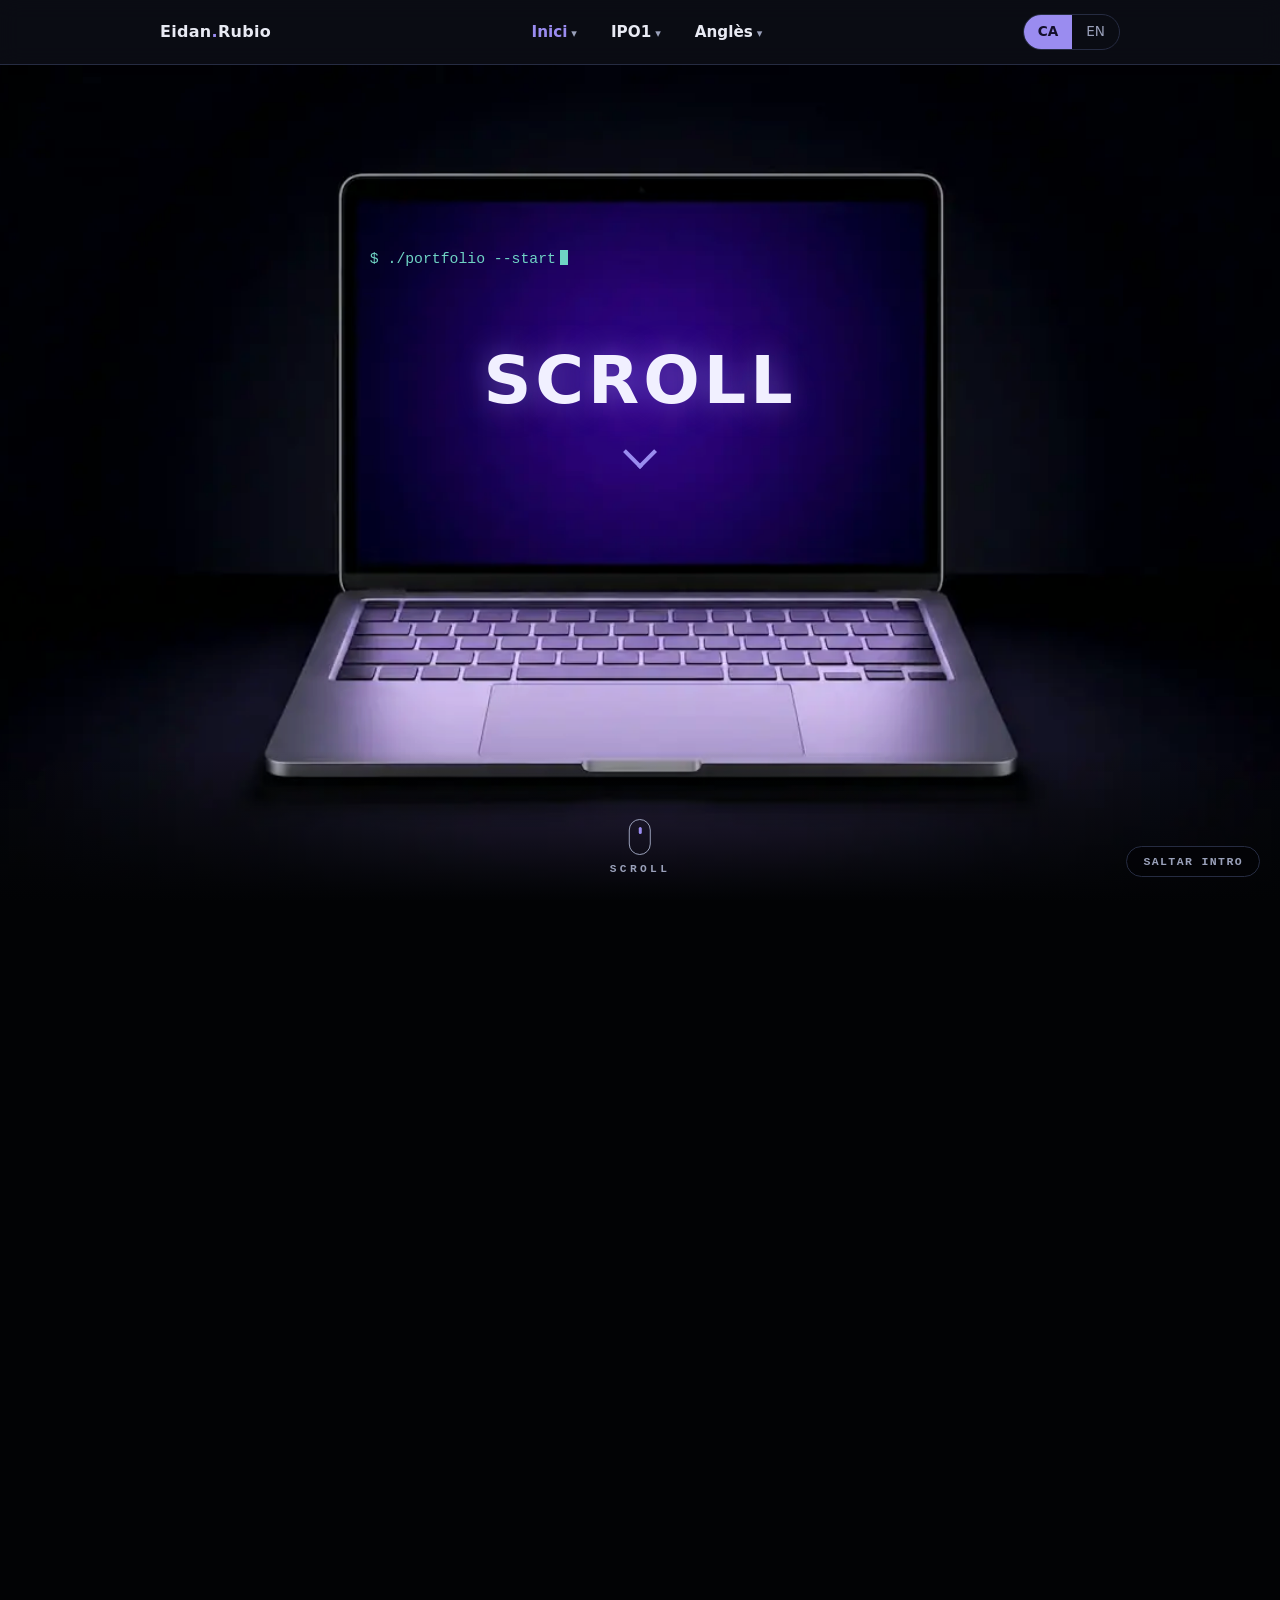
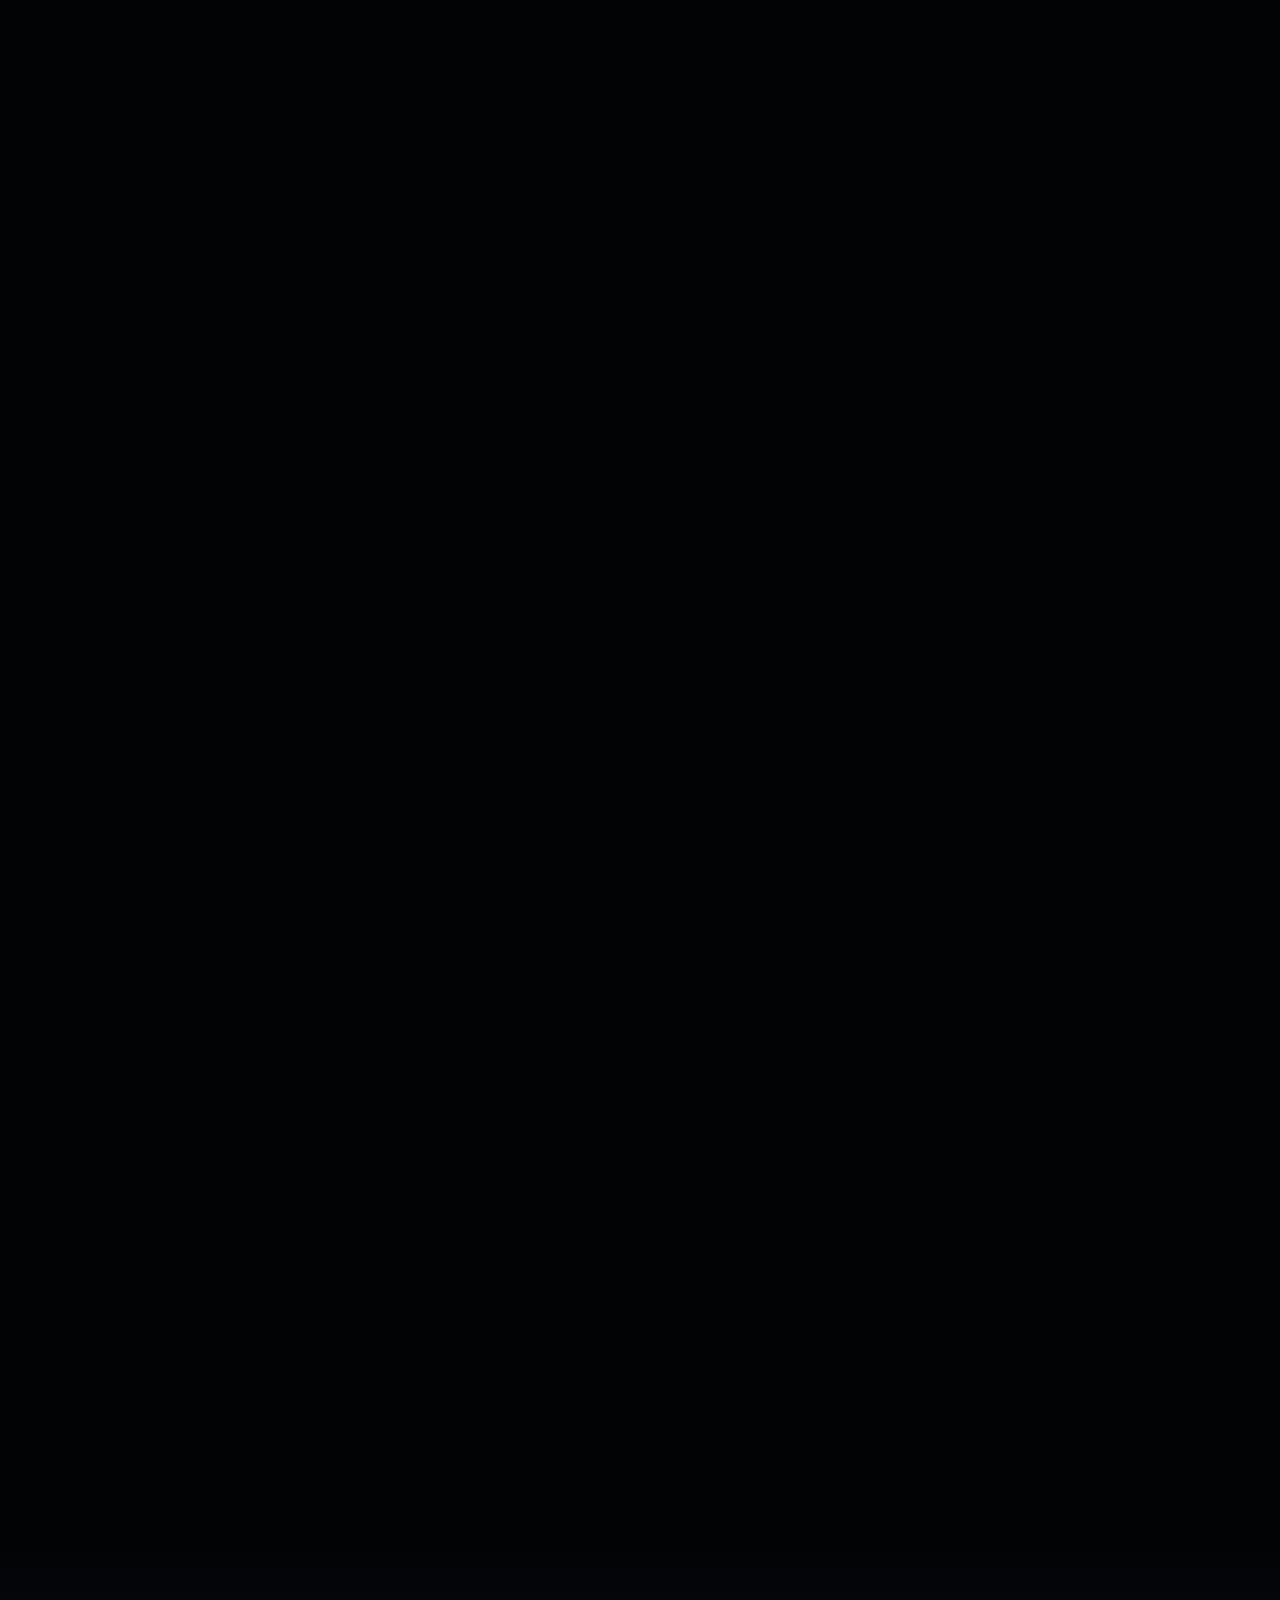
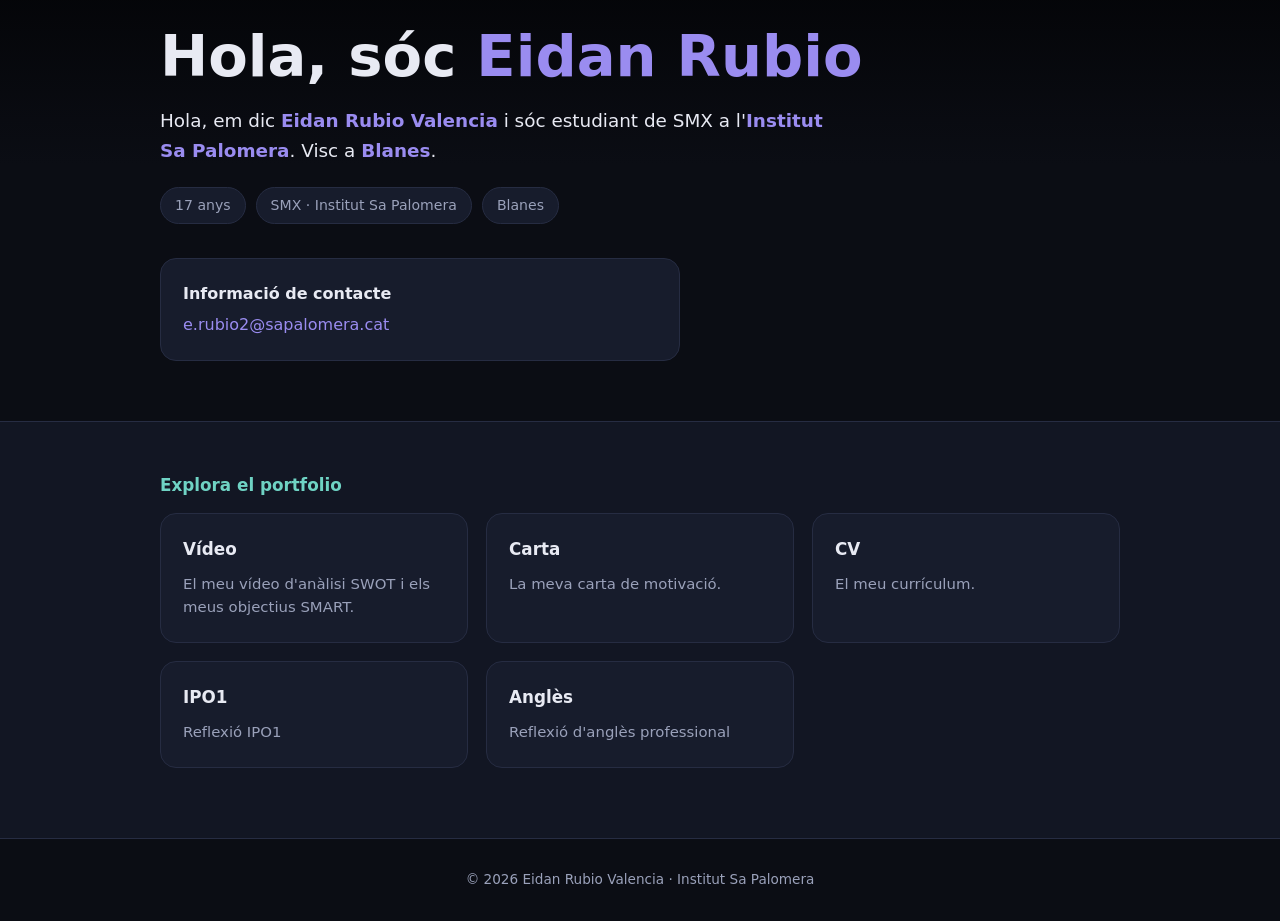
<file: index.html>
<!doctype html>
<html lang="ca" translate="no">
<head>
<meta charset="utf-8">
<meta name="google" content="notranslate">
<meta name="viewport" content="width=device-width, initial-scale=1">
<title>Inici · Eidan Rubio</title>
<meta name="description" content="Portfolio digital IPO1 i Anglès — Eidan Rubio Valencia, SMX, Institut Sa Palomera">
<link rel="stylesheet" href="style.css?v=2">
</head>
<body>
<header>
  <div class="wrap">
    <nav>
      <a class="logo" href="index.html#inici">Eidan<span>.</span>Rubio</a>
      <div class="menu" id="menu">
        <div class="dd">
          <a href="index.html#inici" class="on" data-i18n="n_inici"></a>
          <div class="sub">
            <a href="video.html" data-i18n="n_video"></a>
            <a href="carta.html" data-i18n="n_carta"></a>
            <a href="cv.html">CV</a>
          </div>
        </div>
        <div class="dd">
          <a href="ipo1.html">IPO1</a>
          <div class="sub"><a href="ra1.html">RA1</a><a href="ra2.html">RA2</a><a href="ra3.html">RA3</a><a href="ra4.html">RA4</a><a href="ra5.html">RA5</a></div>
        </div>
        <div class="dd">
          <a href="angles.html" data-i18n="n_angles"></a>
          <div class="sub">
            <a href="evidencies.html" data-i18n="n_evid"></a>
            <a href="formal.html">Formal / Informal</a>
          </div>
        </div>
      </div>
      <div class="right">
        <div class="lang" role="group" aria-label="Language">
          <button data-lang="ca" class="on">CA</button>
          <button data-lang="en">EN</button>
        </div>
        <button class="burger" id="burger" aria-label="Menu">☰</button>
      </div>
    </nav>
  </div>
</header>
<main>
<section id="intro" class="intro" aria-label="Intro">
  <div class="intro-sticky">
    <canvas id="seq" aria-hidden="true"></canvas>
    <div class="intro-screen" aria-hidden="true"><span class="cmd">$ ./portfolio --start</span><b>SCROLL</b><i></i></div>
    <div class="intro-hint"><span class="mouse"></span><span>Scroll</span></div>
    <button class="skip" type="button" data-i18n="skip"></button>
  </div>
</section>
<section id="inici" class="hero"><div class="wrap">
<h1><span data-i18n="hi"></span> <em>Eidan Rubio</em></h1>
<p class="lead" data-i18n-html="intro"></p>
<div class="facts"><span data-i18n="f_age"></span><span data-i18n="f_study"></span><span data-i18n="f_live"></span></div>
<div class="contact"><h3 data-i18n="contact"></h3><a href="mailto:e.rubio2@sapalomera.cat">e.rubio2@sapalomera.cat</a></div>
</div></section>
<section class="explore"><div class="wrap">
<h3 class="group" style="margin-top:0" data-i18n="explore"></h3>
<div class="grid">
<a class="card" href="video.html"><h3 data-i18n="n_video"></h3><p data-i18n="video_desc"></p></a>
<a class="card" href="carta.html"><h3 data-i18n="n_carta"></h3><p data-i18n="carta_desc"></p></a>
<a class="card" href="cv.html"><h3>CV</h3><p data-i18n="cv_desc"></p></a>
<a class="card" href="ipo1.html"><h3>IPO1</h3><p data-i18n="ipo1_t"></p></a>
<a class="card" href="angles.html"><h3 data-i18n="n_angles"></h3><p data-i18n="angles_t"></p></a>
</div></div></section>
</main>
<footer><div class="wrap">© 2026 Eidan Rubio Valencia · Institut Sa Palomera</div></footer>
<script src="script.js?v=2"></script>
<script src="intro.js?v=2"></script>
</body>
</html>
</file>
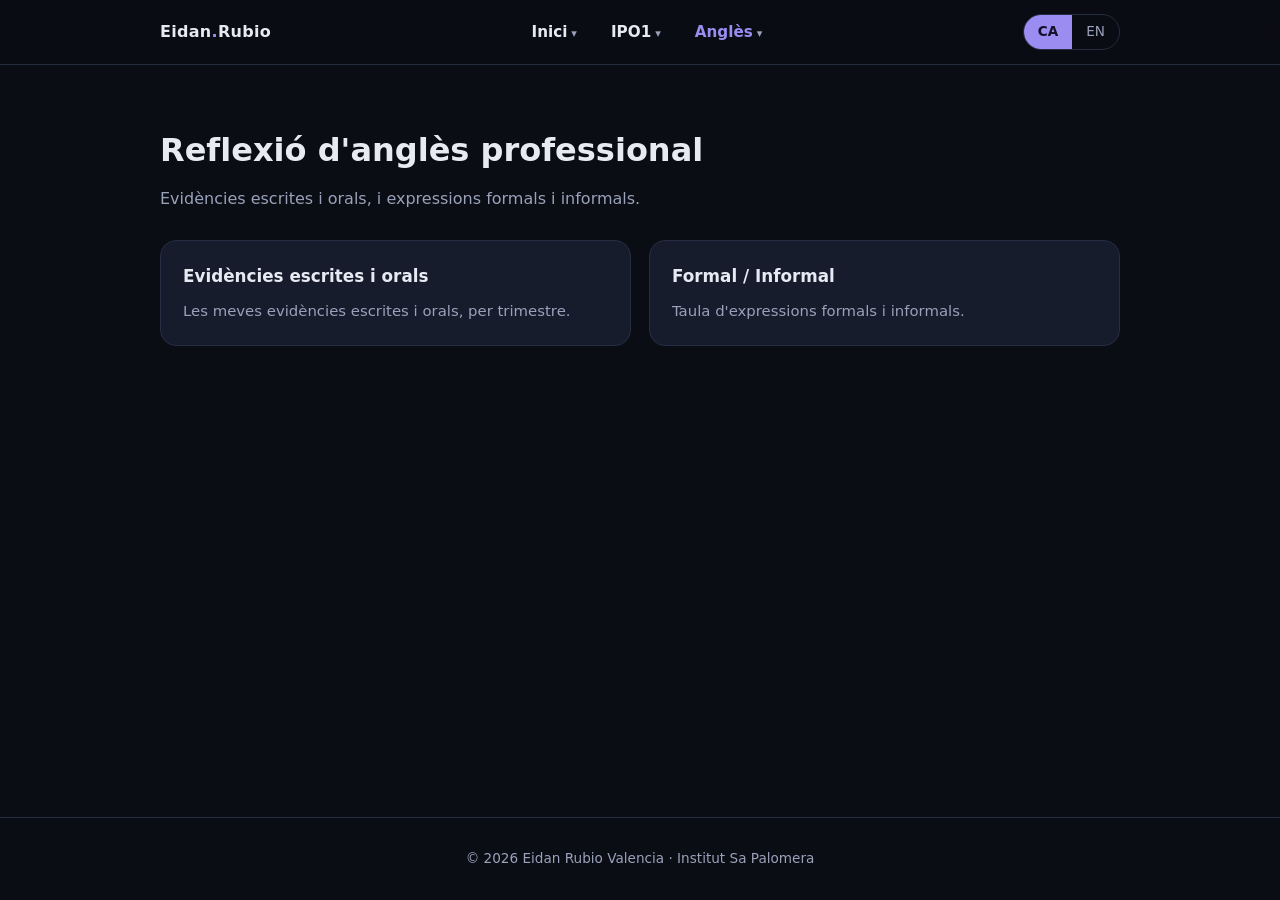
<file: angles.html>
<!doctype html>
<html lang="ca" translate="no">
<head>
<meta charset="utf-8">
<meta name="google" content="notranslate">
<meta name="viewport" content="width=device-width, initial-scale=1">
<title>Anglès · Eidan Rubio</title>
<meta name="description" content="Portfolio digital IPO1 i Anglès — Eidan Rubio Valencia, SMX, Institut Sa Palomera">
<link rel="stylesheet" href="style.css?v=2">
</head>
<body>
<header>
  <div class="wrap">
    <nav>
      <a class="logo" href="index.html#inici">Eidan<span>.</span>Rubio</a>
      <div class="menu" id="menu">
        <div class="dd">
          <a href="index.html#inici" data-i18n="n_inici"></a>
          <div class="sub">
            <a href="video.html" data-i18n="n_video"></a>
            <a href="carta.html" data-i18n="n_carta"></a>
            <a href="cv.html">CV</a>
          </div>
        </div>
        <div class="dd">
          <a href="ipo1.html">IPO1</a>
          <div class="sub"><a href="ra1.html">RA1</a><a href="ra2.html">RA2</a><a href="ra3.html">RA3</a><a href="ra4.html">RA4</a><a href="ra5.html">RA5</a></div>
        </div>
        <div class="dd">
          <a href="angles.html" class="on" data-i18n="n_angles"></a>
          <div class="sub">
            <a href="evidencies.html" data-i18n="n_evid"></a>
            <a href="formal.html">Formal / Informal</a>
          </div>
        </div>
      </div>
      <div class="right">
        <div class="lang" role="group" aria-label="Language">
          <button data-lang="ca" class="on">CA</button>
          <button data-lang="en">EN</button>
        </div>
        <button class="burger" id="burger" aria-label="Menu">☰</button>
      </div>
    </nav>
  </div>
</header>
<main>
<div class="page"><div class="wrap">

<h2 data-i18n="angles_t"></h2>
<p class="desc" data-i18n="angles_d"></p>
<div class="grid">
<a class="card" href="evidencies.html"><h3 data-i18n="evid_t"></h3><p data-i18n="evid_d"></p></a>
<a class="card" href="formal.html"><h3>Formal / Informal</h3><p data-i18n="formal_d"></p></a>
</div>
</div></div>
</main>
<footer><div class="wrap">© 2026 Eidan Rubio Valencia · Institut Sa Palomera</div></footer>
<script src="script.js?v=2"></script>
</body>
</html>
</file>
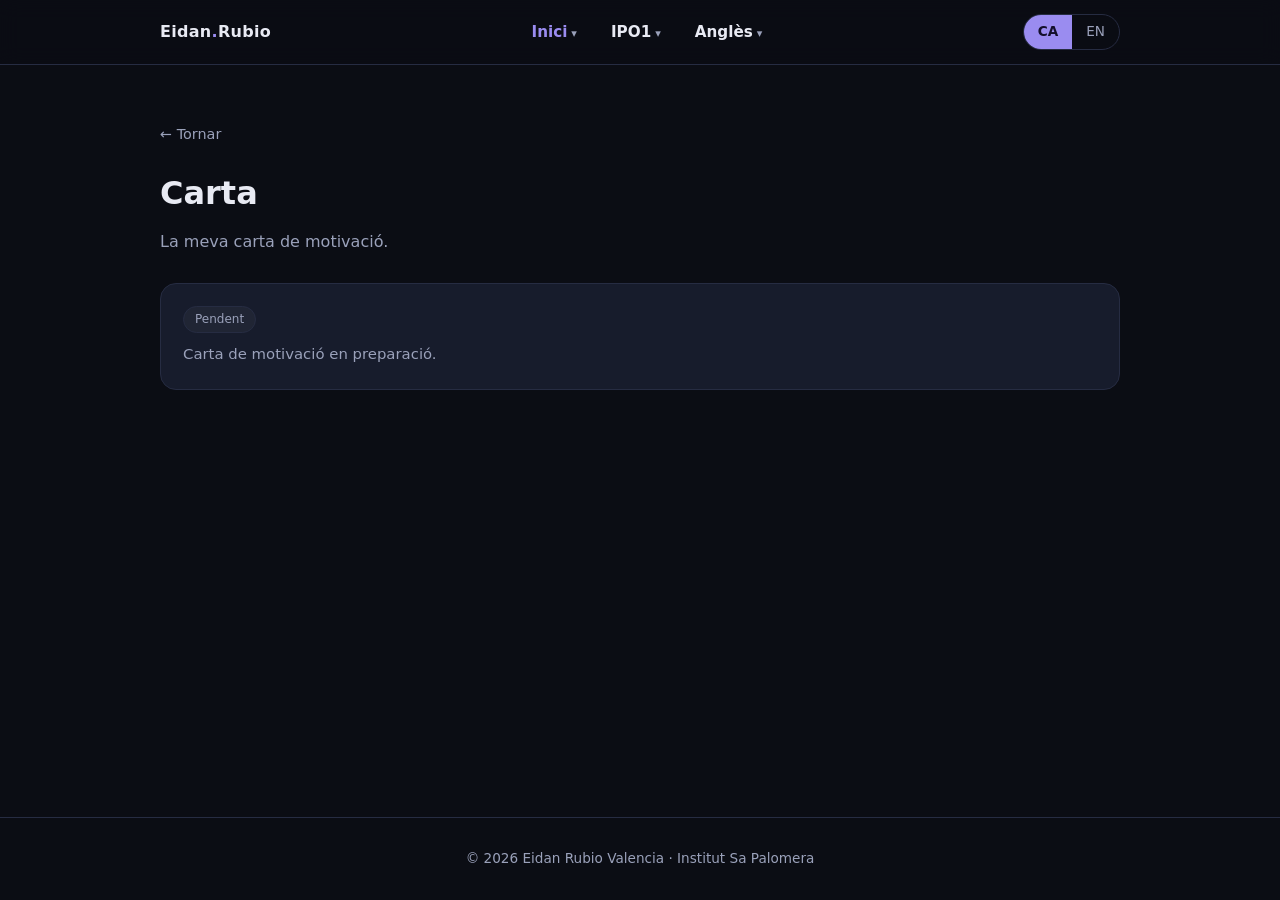
<file: carta.html>
<!doctype html>
<html lang="ca" translate="no">
<head>
<meta charset="utf-8">
<meta name="google" content="notranslate">
<meta name="viewport" content="width=device-width, initial-scale=1">
<title>Carta · Eidan Rubio</title>
<meta name="description" content="Portfolio digital IPO1 i Anglès — Eidan Rubio Valencia, SMX, Institut Sa Palomera">
<link rel="stylesheet" href="style.css?v=2">
</head>
<body>
<header>
  <div class="wrap">
    <nav>
      <a class="logo" href="index.html#inici">Eidan<span>.</span>Rubio</a>
      <div class="menu" id="menu">
        <div class="dd">
          <a href="index.html#inici" class="on" data-i18n="n_inici"></a>
          <div class="sub">
            <a href="video.html" data-i18n="n_video"></a>
            <a href="carta.html" data-i18n="n_carta"></a>
            <a href="cv.html">CV</a>
          </div>
        </div>
        <div class="dd">
          <a href="ipo1.html">IPO1</a>
          <div class="sub"><a href="ra1.html">RA1</a><a href="ra2.html">RA2</a><a href="ra3.html">RA3</a><a href="ra4.html">RA4</a><a href="ra5.html">RA5</a></div>
        </div>
        <div class="dd">
          <a href="angles.html" data-i18n="n_angles"></a>
          <div class="sub">
            <a href="evidencies.html" data-i18n="n_evid"></a>
            <a href="formal.html">Formal / Informal</a>
          </div>
        </div>
      </div>
      <div class="right">
        <div class="lang" role="group" aria-label="Language">
          <button data-lang="ca" class="on">CA</button>
          <button data-lang="en">EN</button>
        </div>
        <button class="burger" id="burger" aria-label="Menu">☰</button>
      </div>
    </nav>
  </div>
</header>
<main>
<div class="page"><div class="wrap">
<a class="back" href="index.html#inici" data-i18n="back"></a>
<h2 data-i18n="n_carta"></h2>
<p class="desc" data-i18n="carta_desc"></p>
<div class="grid"><div class="card"><span class="badge" data-i18n="pending"></span><p data-i18n="carta_card"></p></div></div>
</div></div>
</main>
<footer><div class="wrap">© 2026 Eidan Rubio Valencia · Institut Sa Palomera</div></footer>
<script src="script.js?v=2"></script>
</body>
</html>
</file>
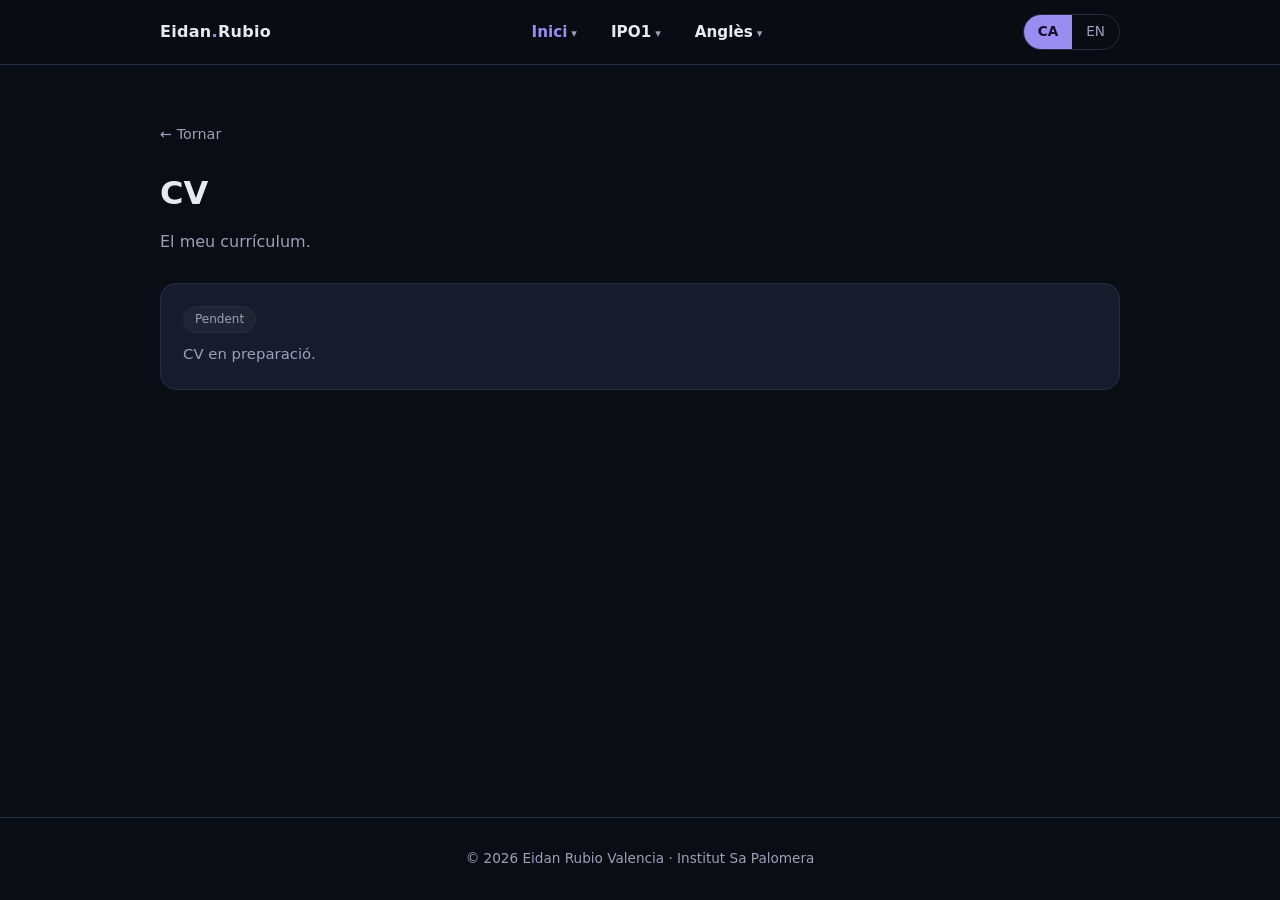
<file: cv.html>
<!doctype html>
<html lang="ca" translate="no">
<head>
<meta charset="utf-8">
<meta name="google" content="notranslate">
<meta name="viewport" content="width=device-width, initial-scale=1">
<title>CV · Eidan Rubio</title>
<meta name="description" content="Portfolio digital IPO1 i Anglès — Eidan Rubio Valencia, SMX, Institut Sa Palomera">
<link rel="stylesheet" href="style.css?v=2">
</head>
<body>
<header>
  <div class="wrap">
    <nav>
      <a class="logo" href="index.html#inici">Eidan<span>.</span>Rubio</a>
      <div class="menu" id="menu">
        <div class="dd">
          <a href="index.html#inici" class="on" data-i18n="n_inici"></a>
          <div class="sub">
            <a href="video.html" data-i18n="n_video"></a>
            <a href="carta.html" data-i18n="n_carta"></a>
            <a href="cv.html">CV</a>
          </div>
        </div>
        <div class="dd">
          <a href="ipo1.html">IPO1</a>
          <div class="sub"><a href="ra1.html">RA1</a><a href="ra2.html">RA2</a><a href="ra3.html">RA3</a><a href="ra4.html">RA4</a><a href="ra5.html">RA5</a></div>
        </div>
        <div class="dd">
          <a href="angles.html" data-i18n="n_angles"></a>
          <div class="sub">
            <a href="evidencies.html" data-i18n="n_evid"></a>
            <a href="formal.html">Formal / Informal</a>
          </div>
        </div>
      </div>
      <div class="right">
        <div class="lang" role="group" aria-label="Language">
          <button data-lang="ca" class="on">CA</button>
          <button data-lang="en">EN</button>
        </div>
        <button class="burger" id="burger" aria-label="Menu">☰</button>
      </div>
    </nav>
  </div>
</header>
<main>
<div class="page"><div class="wrap">
<a class="back" href="index.html#inici" data-i18n="back"></a>
<h2>CV</h2>
<p class="desc" data-i18n="cv_desc"></p>
<div class="grid"><div class="card"><span class="badge" data-i18n="pending"></span><p data-i18n="cv_card"></p></div></div>
</div></div>
</main>
<footer><div class="wrap">© 2026 Eidan Rubio Valencia · Institut Sa Palomera</div></footer>
<script src="script.js?v=2"></script>
</body>
</html>
</file>
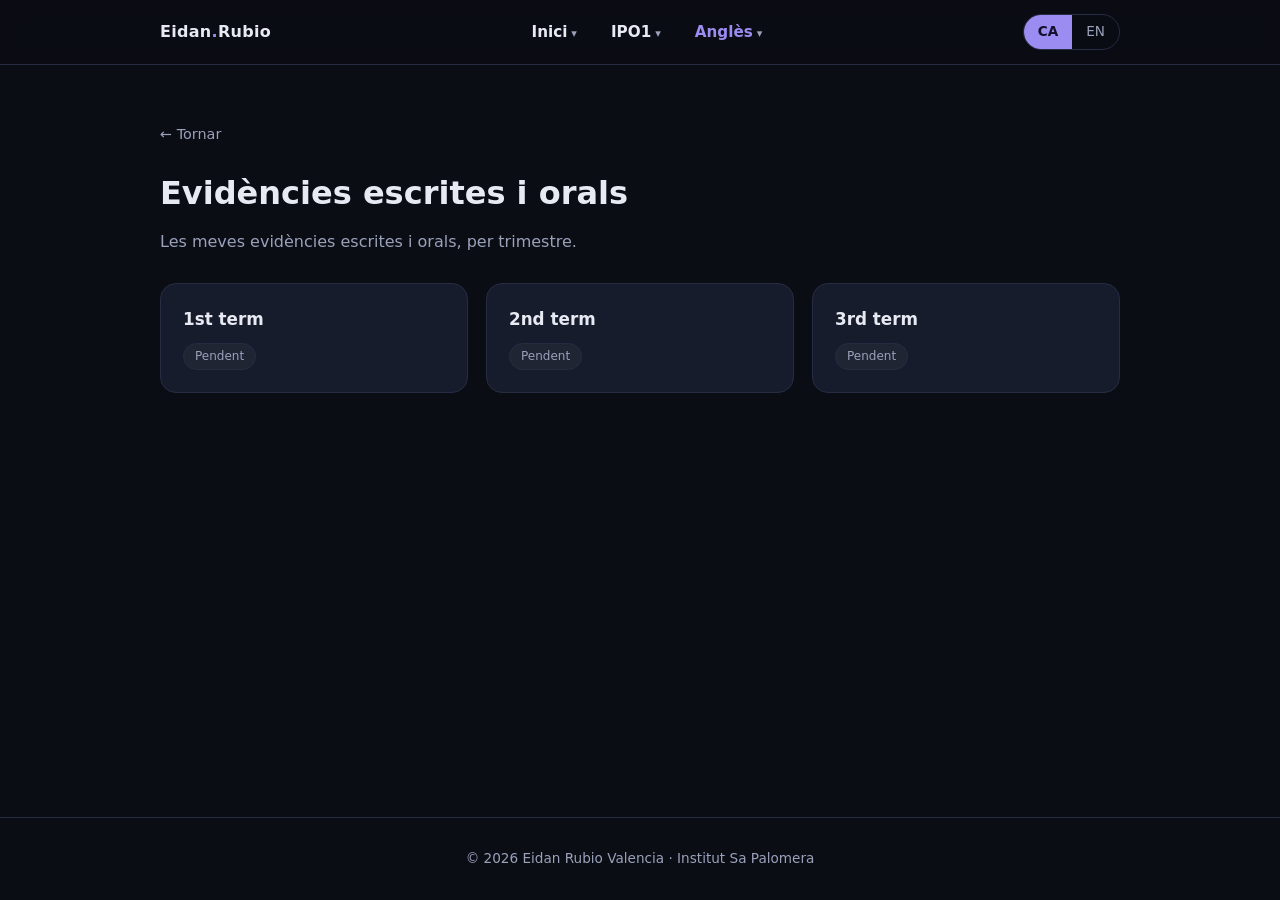
<file: evidencies.html>
<!doctype html>
<html lang="ca" translate="no">
<head>
<meta charset="utf-8">
<meta name="google" content="notranslate">
<meta name="viewport" content="width=device-width, initial-scale=1">
<title>Evidències · Eidan Rubio</title>
<meta name="description" content="Portfolio digital IPO1 i Anglès — Eidan Rubio Valencia, SMX, Institut Sa Palomera">
<link rel="stylesheet" href="style.css?v=2">
</head>
<body>
<header>
  <div class="wrap">
    <nav>
      <a class="logo" href="index.html#inici">Eidan<span>.</span>Rubio</a>
      <div class="menu" id="menu">
        <div class="dd">
          <a href="index.html#inici" data-i18n="n_inici"></a>
          <div class="sub">
            <a href="video.html" data-i18n="n_video"></a>
            <a href="carta.html" data-i18n="n_carta"></a>
            <a href="cv.html">CV</a>
          </div>
        </div>
        <div class="dd">
          <a href="ipo1.html">IPO1</a>
          <div class="sub"><a href="ra1.html">RA1</a><a href="ra2.html">RA2</a><a href="ra3.html">RA3</a><a href="ra4.html">RA4</a><a href="ra5.html">RA5</a></div>
        </div>
        <div class="dd">
          <a href="angles.html" class="on" data-i18n="n_angles"></a>
          <div class="sub">
            <a href="evidencies.html" data-i18n="n_evid"></a>
            <a href="formal.html">Formal / Informal</a>
          </div>
        </div>
      </div>
      <div class="right">
        <div class="lang" role="group" aria-label="Language">
          <button data-lang="ca" class="on">CA</button>
          <button data-lang="en">EN</button>
        </div>
        <button class="burger" id="burger" aria-label="Menu">☰</button>
      </div>
    </nav>
  </div>
</header>
<main>
<div class="page"><div class="wrap">
<a class="back" href="angles.html" data-i18n="back"></a>
<h2 data-i18n="evid_t"></h2>
<p class="desc" data-i18n="evid_d"></p>
<div class="grid">
<div class="card"><h3>1st term</h3><span class="badge" data-i18n="pending"></span></div>
<div class="card"><h3>2nd term</h3><span class="badge" data-i18n="pending"></span></div>
<div class="card"><h3>3rd term</h3><span class="badge" data-i18n="pending"></span></div>
</div>
</div></div>
</main>
<footer><div class="wrap">© 2026 Eidan Rubio Valencia · Institut Sa Palomera</div></footer>
<script src="script.js?v=2"></script>
</body>
</html>
</file>
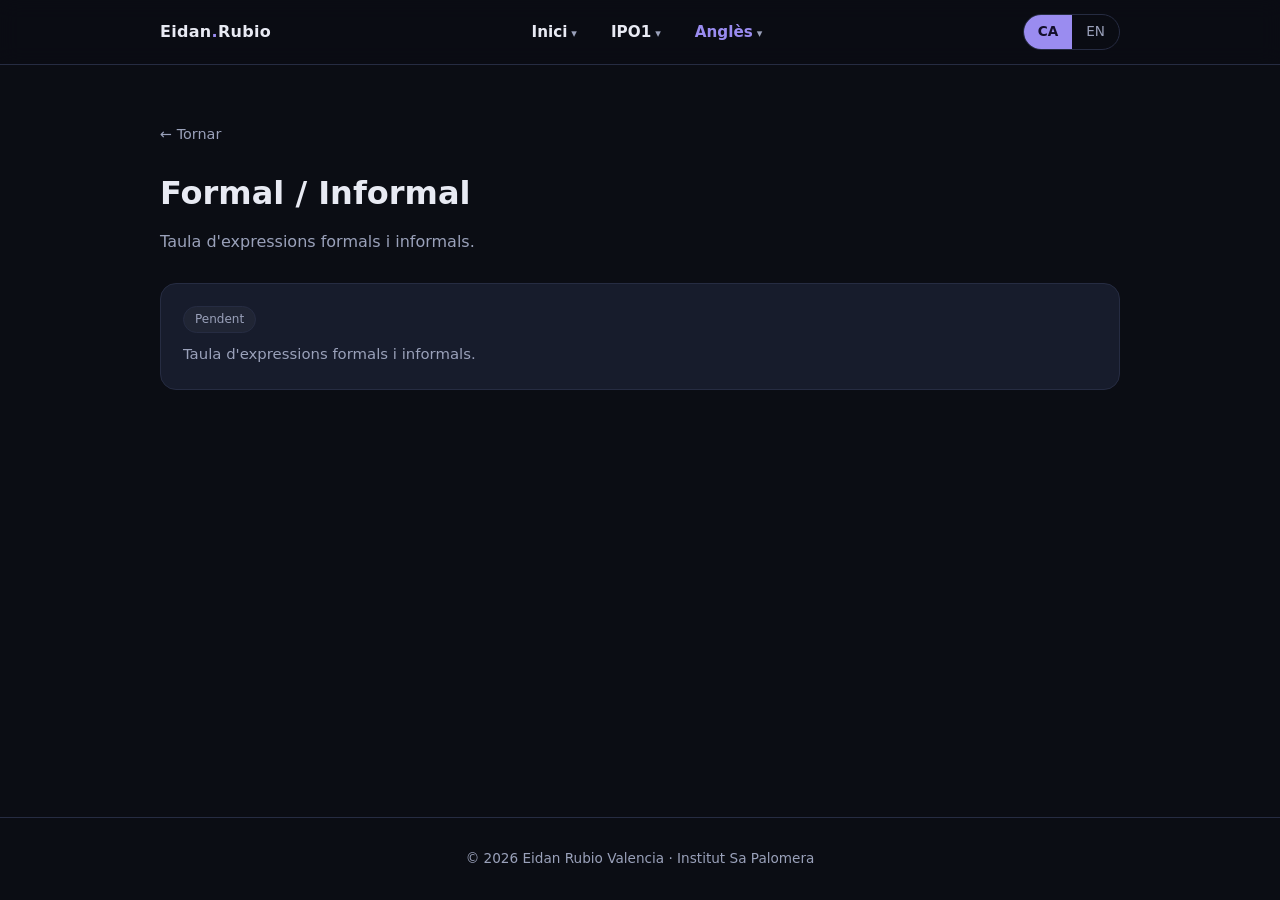
<file: formal.html>
<!doctype html>
<html lang="ca" translate="no">
<head>
<meta charset="utf-8">
<meta name="google" content="notranslate">
<meta name="viewport" content="width=device-width, initial-scale=1">
<title>Formal / Informal · Eidan Rubio</title>
<meta name="description" content="Portfolio digital IPO1 i Anglès — Eidan Rubio Valencia, SMX, Institut Sa Palomera">
<link rel="stylesheet" href="style.css?v=2">
</head>
<body>
<header>
  <div class="wrap">
    <nav>
      <a class="logo" href="index.html#inici">Eidan<span>.</span>Rubio</a>
      <div class="menu" id="menu">
        <div class="dd">
          <a href="index.html#inici" data-i18n="n_inici"></a>
          <div class="sub">
            <a href="video.html" data-i18n="n_video"></a>
            <a href="carta.html" data-i18n="n_carta"></a>
            <a href="cv.html">CV</a>
          </div>
        </div>
        <div class="dd">
          <a href="ipo1.html">IPO1</a>
          <div class="sub"><a href="ra1.html">RA1</a><a href="ra2.html">RA2</a><a href="ra3.html">RA3</a><a href="ra4.html">RA4</a><a href="ra5.html">RA5</a></div>
        </div>
        <div class="dd">
          <a href="angles.html" class="on" data-i18n="n_angles"></a>
          <div class="sub">
            <a href="evidencies.html" data-i18n="n_evid"></a>
            <a href="formal.html">Formal / Informal</a>
          </div>
        </div>
      </div>
      <div class="right">
        <div class="lang" role="group" aria-label="Language">
          <button data-lang="ca" class="on">CA</button>
          <button data-lang="en">EN</button>
        </div>
        <button class="burger" id="burger" aria-label="Menu">☰</button>
      </div>
    </nav>
  </div>
</header>
<main>
<div class="page"><div class="wrap">
<a class="back" href="angles.html" data-i18n="back"></a>
<h2>Formal / Informal</h2>
<p class="desc" data-i18n="formal_d"></p>
<div class="grid"><div class="card"><span class="badge" data-i18n="pending"></span><p data-i18n="formal_d"></p></div></div>
</div></div>
</main>
<footer><div class="wrap">© 2026 Eidan Rubio Valencia · Institut Sa Palomera</div></footer>
<script src="script.js?v=2"></script>
</body>
</html>
</file>
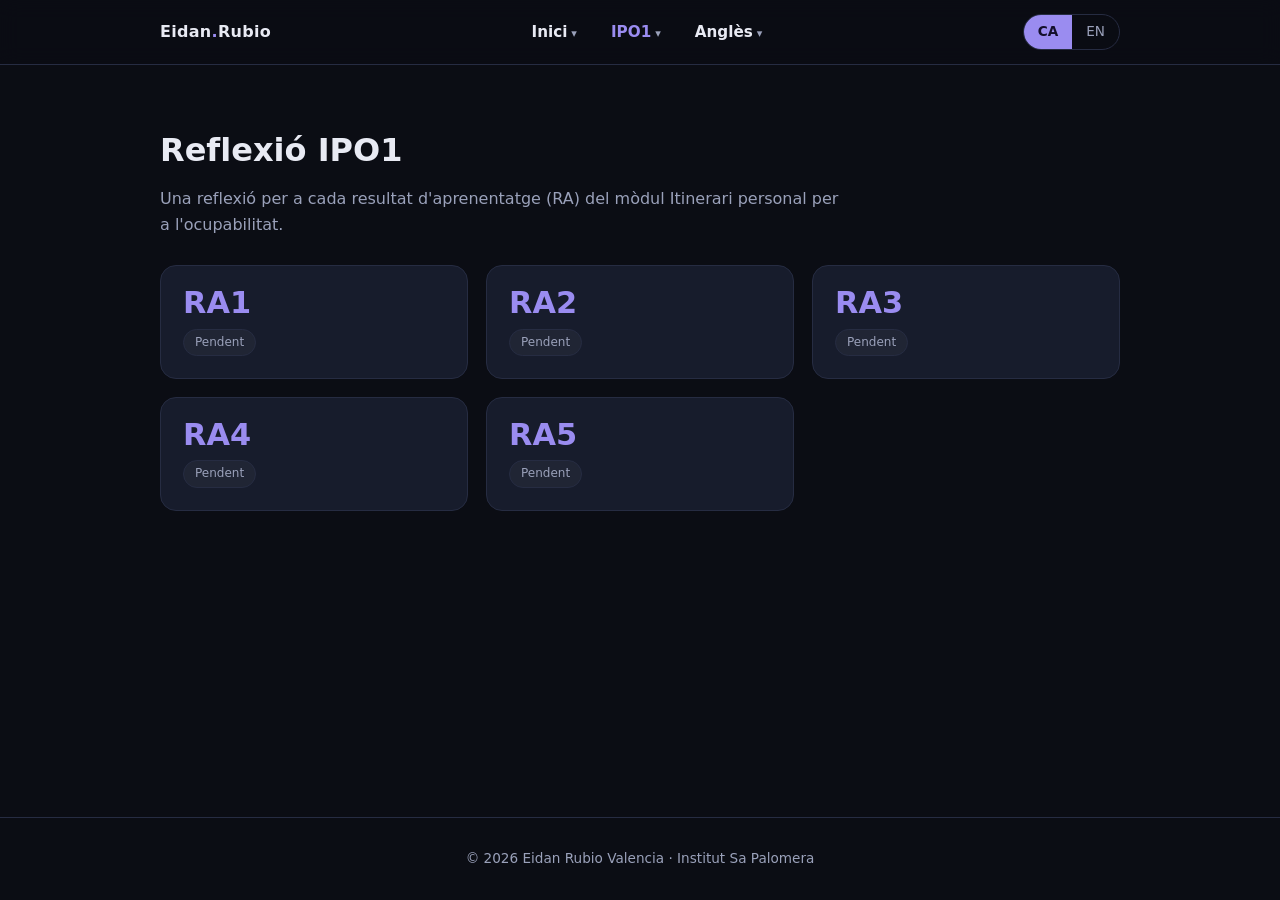
<file: ipo1.html>
<!doctype html>
<html lang="ca" translate="no">
<head>
<meta charset="utf-8">
<meta name="google" content="notranslate">
<meta name="viewport" content="width=device-width, initial-scale=1">
<title>IPO1 · Eidan Rubio</title>
<meta name="description" content="Portfolio digital IPO1 i Anglès — Eidan Rubio Valencia, SMX, Institut Sa Palomera">
<link rel="stylesheet" href="style.css?v=2">
</head>
<body>
<header>
  <div class="wrap">
    <nav>
      <a class="logo" href="index.html#inici">Eidan<span>.</span>Rubio</a>
      <div class="menu" id="menu">
        <div class="dd">
          <a href="index.html#inici" data-i18n="n_inici"></a>
          <div class="sub">
            <a href="video.html" data-i18n="n_video"></a>
            <a href="carta.html" data-i18n="n_carta"></a>
            <a href="cv.html">CV</a>
          </div>
        </div>
        <div class="dd">
          <a href="ipo1.html" class="on">IPO1</a>
          <div class="sub"><a href="ra1.html">RA1</a><a href="ra2.html">RA2</a><a href="ra3.html">RA3</a><a href="ra4.html">RA4</a><a href="ra5.html">RA5</a></div>
        </div>
        <div class="dd">
          <a href="angles.html" data-i18n="n_angles"></a>
          <div class="sub">
            <a href="evidencies.html" data-i18n="n_evid"></a>
            <a href="formal.html">Formal / Informal</a>
          </div>
        </div>
      </div>
      <div class="right">
        <div class="lang" role="group" aria-label="Language">
          <button data-lang="ca" class="on">CA</button>
          <button data-lang="en">EN</button>
        </div>
        <button class="burger" id="burger" aria-label="Menu">☰</button>
      </div>
    </nav>
  </div>
</header>
<main>
<div class="page"><div class="wrap">

<h2 data-i18n="ipo1_t"></h2>
<p class="desc" data-i18n="ipo1_d"></p>
<div class="grid"><a class="card" href="ra1.html"><div class="ra">RA1</div><span class="badge" data-i18n="pending"></span></a><a class="card" href="ra2.html"><div class="ra">RA2</div><span class="badge" data-i18n="pending"></span></a><a class="card" href="ra3.html"><div class="ra">RA3</div><span class="badge" data-i18n="pending"></span></a><a class="card" href="ra4.html"><div class="ra">RA4</div><span class="badge" data-i18n="pending"></span></a><a class="card" href="ra5.html"><div class="ra">RA5</div><span class="badge" data-i18n="pending"></span></a></div>
</div></div>
</main>
<footer><div class="wrap">© 2026 Eidan Rubio Valencia · Institut Sa Palomera</div></footer>
<script src="script.js?v=2"></script>
</body>
</html>
</file>
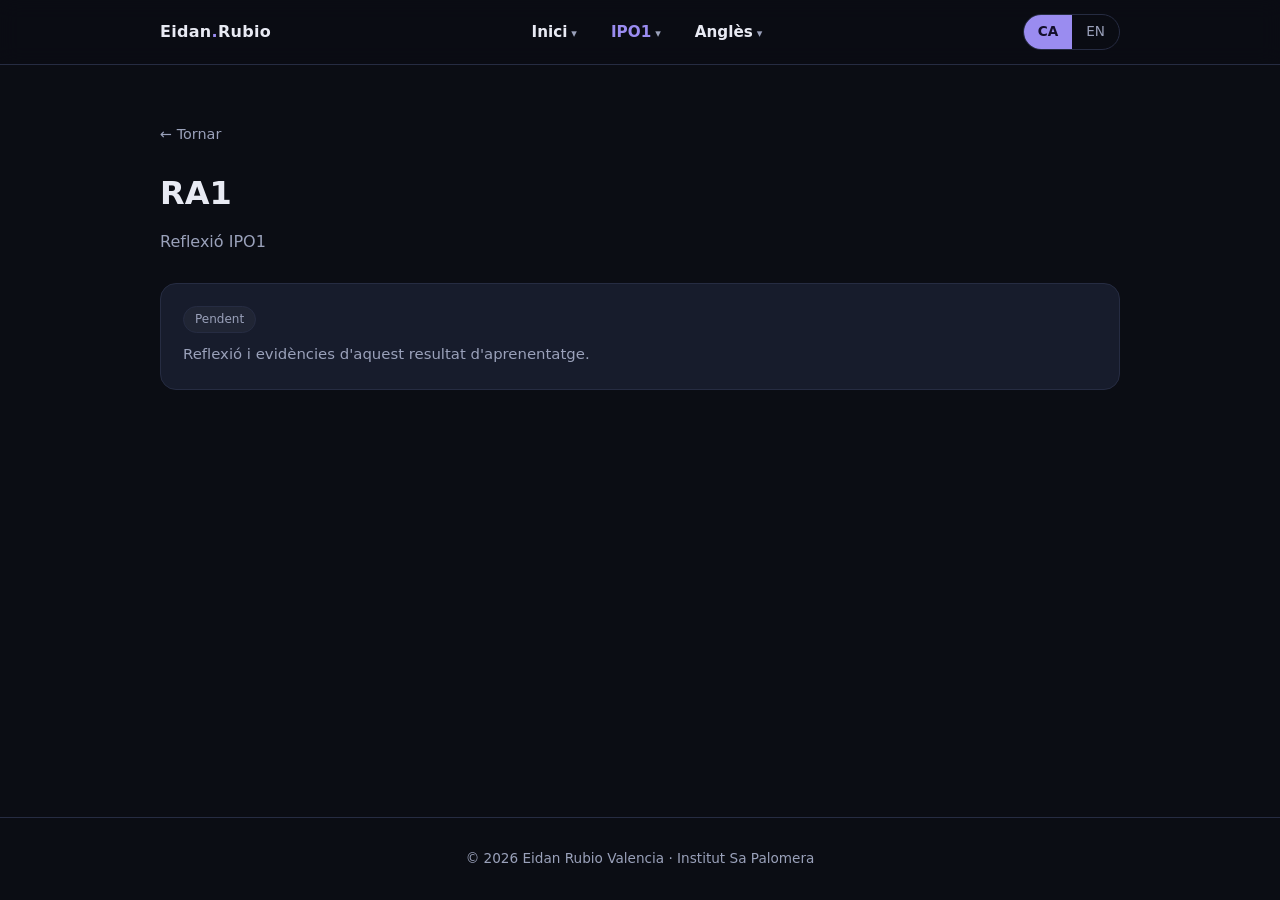
<file: ra1.html>
<!doctype html>
<html lang="ca" translate="no">
<head>
<meta charset="utf-8">
<meta name="google" content="notranslate">
<meta name="viewport" content="width=device-width, initial-scale=1">
<title>RA1 · Eidan Rubio</title>
<meta name="description" content="Portfolio digital IPO1 i Anglès — Eidan Rubio Valencia, SMX, Institut Sa Palomera">
<link rel="stylesheet" href="style.css?v=2">
</head>
<body>
<header>
  <div class="wrap">
    <nav>
      <a class="logo" href="index.html#inici">Eidan<span>.</span>Rubio</a>
      <div class="menu" id="menu">
        <div class="dd">
          <a href="index.html#inici" data-i18n="n_inici"></a>
          <div class="sub">
            <a href="video.html" data-i18n="n_video"></a>
            <a href="carta.html" data-i18n="n_carta"></a>
            <a href="cv.html">CV</a>
          </div>
        </div>
        <div class="dd">
          <a href="ipo1.html" class="on">IPO1</a>
          <div class="sub"><a href="ra1.html">RA1</a><a href="ra2.html">RA2</a><a href="ra3.html">RA3</a><a href="ra4.html">RA4</a><a href="ra5.html">RA5</a></div>
        </div>
        <div class="dd">
          <a href="angles.html" data-i18n="n_angles"></a>
          <div class="sub">
            <a href="evidencies.html" data-i18n="n_evid"></a>
            <a href="formal.html">Formal / Informal</a>
          </div>
        </div>
      </div>
      <div class="right">
        <div class="lang" role="group" aria-label="Language">
          <button data-lang="ca" class="on">CA</button>
          <button data-lang="en">EN</button>
        </div>
        <button class="burger" id="burger" aria-label="Menu">☰</button>
      </div>
    </nav>
  </div>
</header>
<main>
<div class="page"><div class="wrap">
<a class="back" href="ipo1.html" data-i18n="back"></a>
<h2>RA1</h2>
<p class="desc" data-i18n="ipo1_t"></p>
<div class="grid"><div class="card"><span class="badge" data-i18n="pending"></span><p data-i18n="ra_d"></p></div></div>
</div></div>
</main>
<footer><div class="wrap">© 2026 Eidan Rubio Valencia · Institut Sa Palomera</div></footer>
<script src="script.js?v=2"></script>
</body>
</html>
</file>
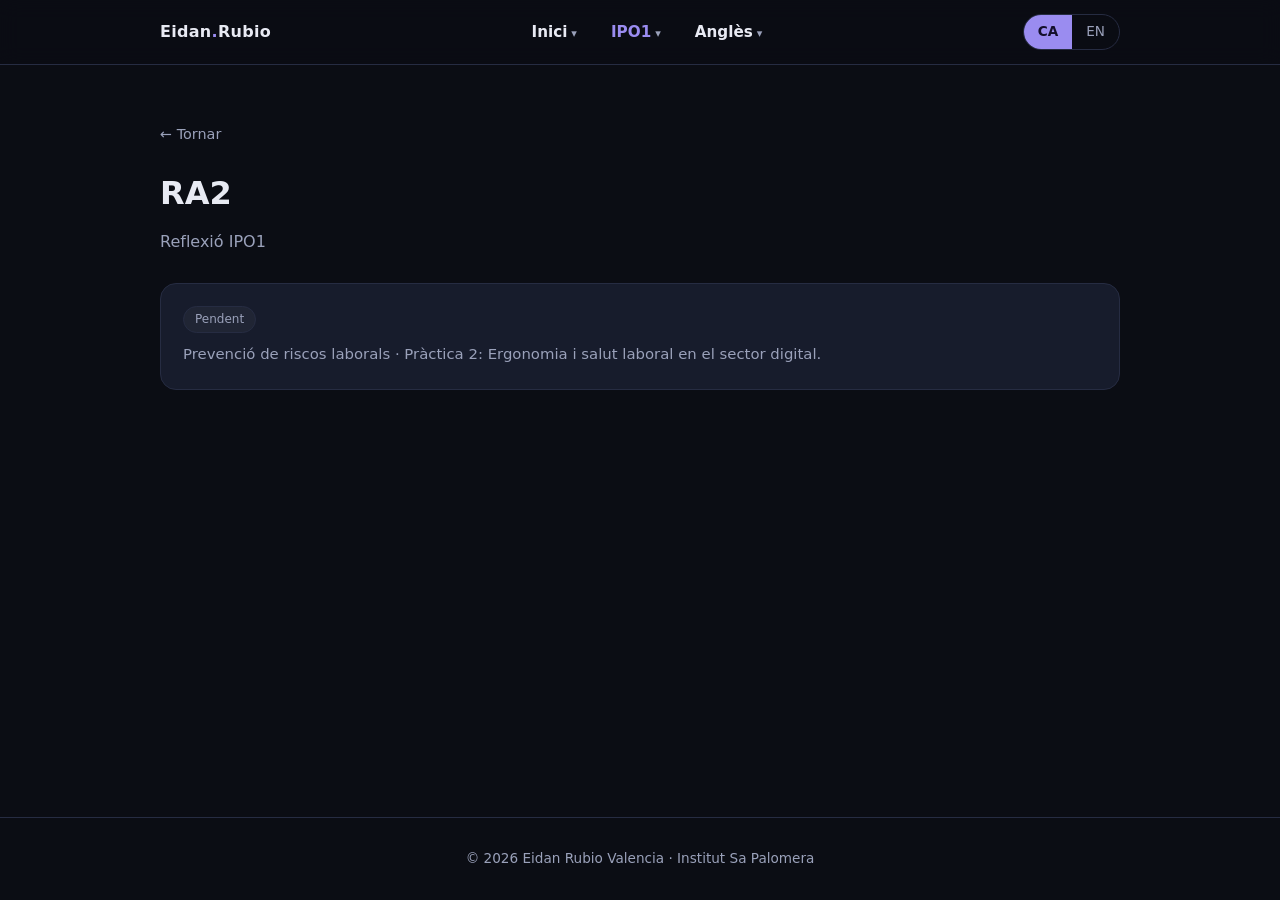
<file: ra2.html>
<!doctype html>
<html lang="ca" translate="no">
<head>
<meta charset="utf-8">
<meta name="google" content="notranslate">
<meta name="viewport" content="width=device-width, initial-scale=1">
<title>RA2 · Eidan Rubio</title>
<meta name="description" content="Portfolio digital IPO1 i Anglès — Eidan Rubio Valencia, SMX, Institut Sa Palomera">
<link rel="stylesheet" href="style.css?v=2">
</head>
<body>
<header>
  <div class="wrap">
    <nav>
      <a class="logo" href="index.html#inici">Eidan<span>.</span>Rubio</a>
      <div class="menu" id="menu">
        <div class="dd">
          <a href="index.html#inici" data-i18n="n_inici"></a>
          <div class="sub">
            <a href="video.html" data-i18n="n_video"></a>
            <a href="carta.html" data-i18n="n_carta"></a>
            <a href="cv.html">CV</a>
          </div>
        </div>
        <div class="dd">
          <a href="ipo1.html" class="on">IPO1</a>
          <div class="sub"><a href="ra1.html">RA1</a><a href="ra2.html">RA2</a><a href="ra3.html">RA3</a><a href="ra4.html">RA4</a><a href="ra5.html">RA5</a></div>
        </div>
        <div class="dd">
          <a href="angles.html" data-i18n="n_angles"></a>
          <div class="sub">
            <a href="evidencies.html" data-i18n="n_evid"></a>
            <a href="formal.html">Formal / Informal</a>
          </div>
        </div>
      </div>
      <div class="right">
        <div class="lang" role="group" aria-label="Language">
          <button data-lang="ca" class="on">CA</button>
          <button data-lang="en">EN</button>
        </div>
        <button class="burger" id="burger" aria-label="Menu">☰</button>
      </div>
    </nav>
  </div>
</header>
<main>
<div class="page"><div class="wrap">
<a class="back" href="ipo1.html" data-i18n="back"></a>
<h2>RA2</h2>
<p class="desc" data-i18n="ipo1_t"></p>
<div class="grid"><div class="card"><span class="badge" data-i18n="pending"></span><p data-i18n="ra2_d"></p></div></div>
</div></div>
</main>
<footer><div class="wrap">© 2026 Eidan Rubio Valencia · Institut Sa Palomera</div></footer>
<script src="script.js?v=2"></script>
</body>
</html>
</file>
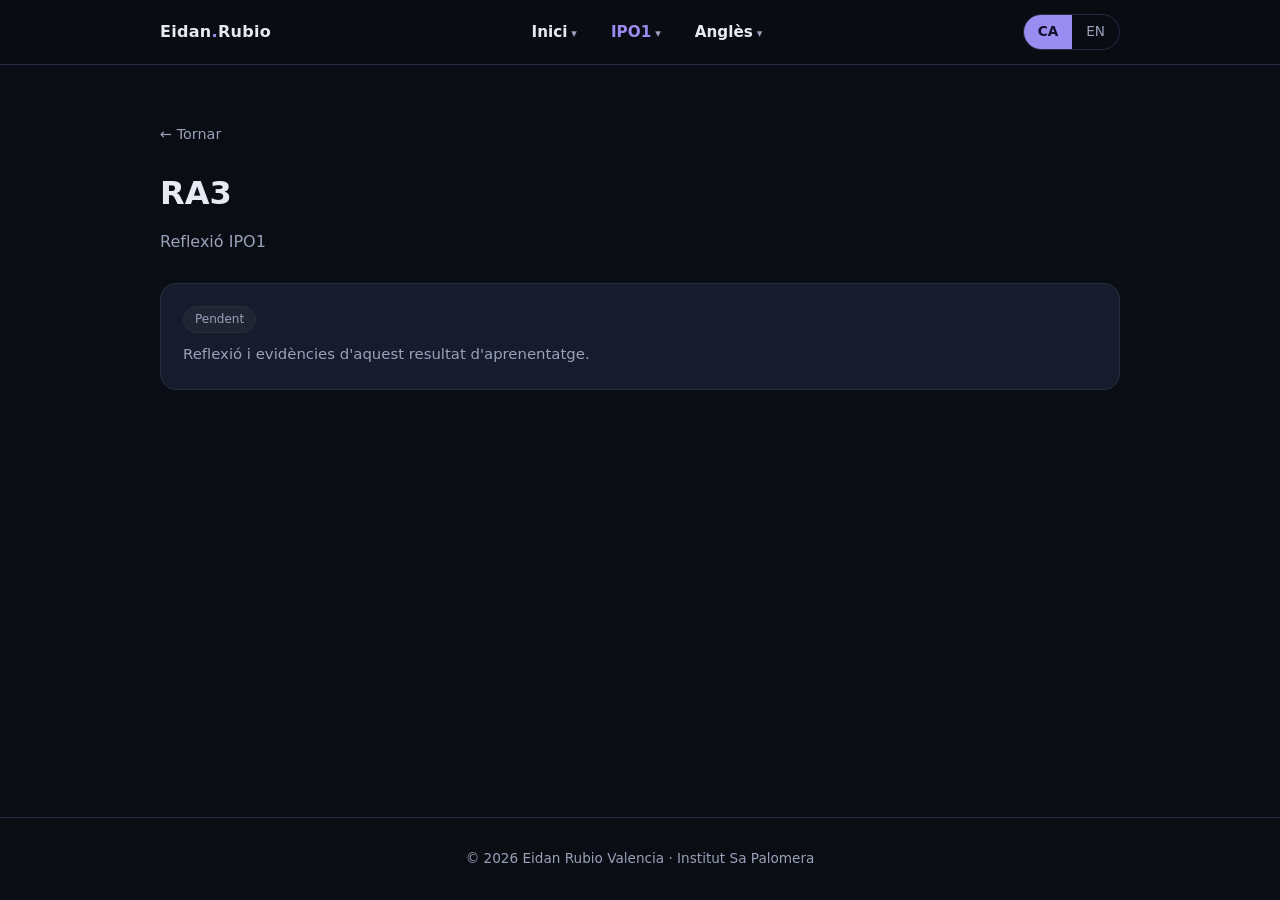
<file: ra3.html>
<!doctype html>
<html lang="ca" translate="no">
<head>
<meta charset="utf-8">
<meta name="google" content="notranslate">
<meta name="viewport" content="width=device-width, initial-scale=1">
<title>RA3 · Eidan Rubio</title>
<meta name="description" content="Portfolio digital IPO1 i Anglès — Eidan Rubio Valencia, SMX, Institut Sa Palomera">
<link rel="stylesheet" href="style.css?v=2">
</head>
<body>
<header>
  <div class="wrap">
    <nav>
      <a class="logo" href="index.html#inici">Eidan<span>.</span>Rubio</a>
      <div class="menu" id="menu">
        <div class="dd">
          <a href="index.html#inici" data-i18n="n_inici"></a>
          <div class="sub">
            <a href="video.html" data-i18n="n_video"></a>
            <a href="carta.html" data-i18n="n_carta"></a>
            <a href="cv.html">CV</a>
          </div>
        </div>
        <div class="dd">
          <a href="ipo1.html" class="on">IPO1</a>
          <div class="sub"><a href="ra1.html">RA1</a><a href="ra2.html">RA2</a><a href="ra3.html">RA3</a><a href="ra4.html">RA4</a><a href="ra5.html">RA5</a></div>
        </div>
        <div class="dd">
          <a href="angles.html" data-i18n="n_angles"></a>
          <div class="sub">
            <a href="evidencies.html" data-i18n="n_evid"></a>
            <a href="formal.html">Formal / Informal</a>
          </div>
        </div>
      </div>
      <div class="right">
        <div class="lang" role="group" aria-label="Language">
          <button data-lang="ca" class="on">CA</button>
          <button data-lang="en">EN</button>
        </div>
        <button class="burger" id="burger" aria-label="Menu">☰</button>
      </div>
    </nav>
  </div>
</header>
<main>
<div class="page"><div class="wrap">
<a class="back" href="ipo1.html" data-i18n="back"></a>
<h2>RA3</h2>
<p class="desc" data-i18n="ipo1_t"></p>
<div class="grid"><div class="card"><span class="badge" data-i18n="pending"></span><p data-i18n="ra_d"></p></div></div>
</div></div>
</main>
<footer><div class="wrap">© 2026 Eidan Rubio Valencia · Institut Sa Palomera</div></footer>
<script src="script.js?v=2"></script>
</body>
</html>
</file>
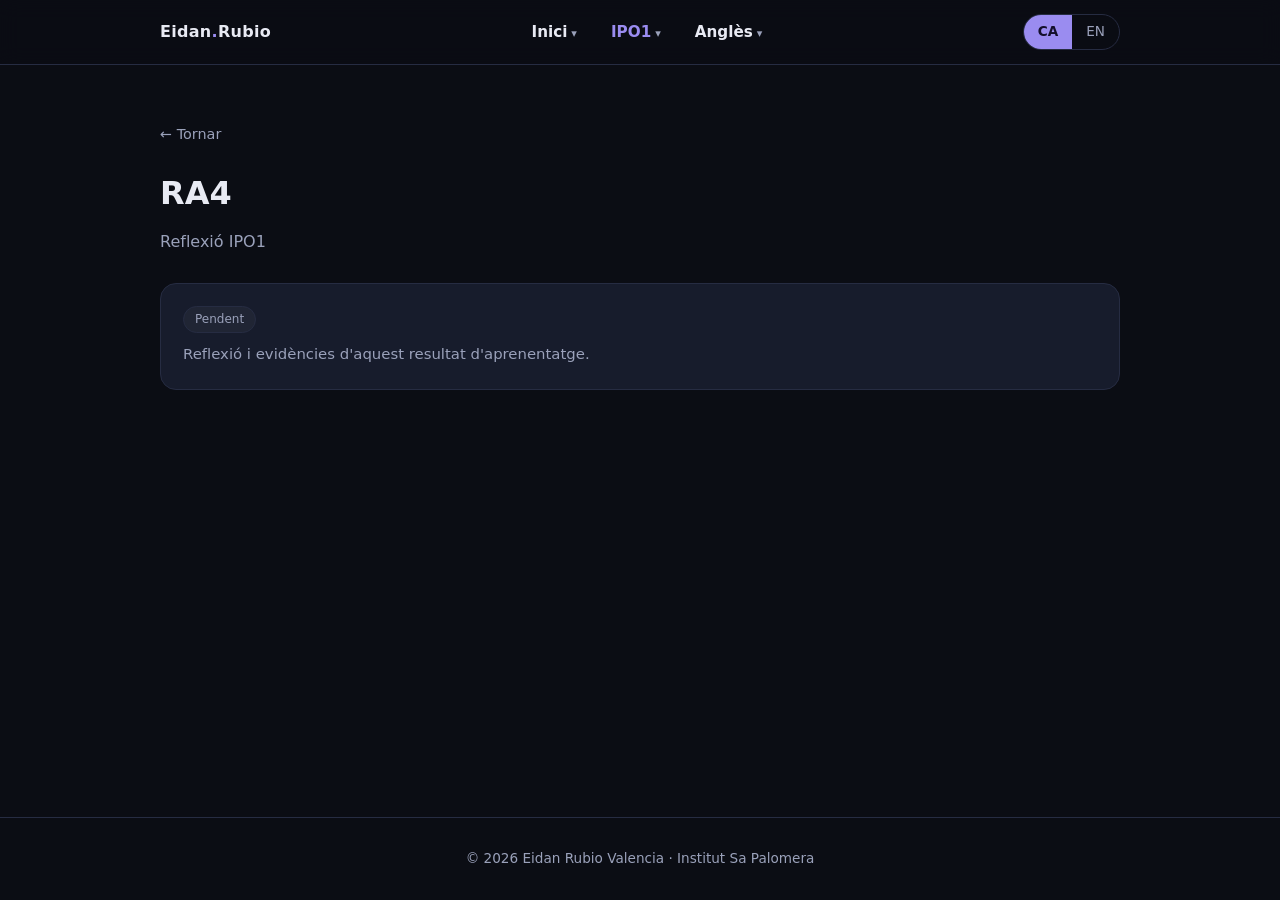
<file: ra4.html>
<!doctype html>
<html lang="ca" translate="no">
<head>
<meta charset="utf-8">
<meta name="google" content="notranslate">
<meta name="viewport" content="width=device-width, initial-scale=1">
<title>RA4 · Eidan Rubio</title>
<meta name="description" content="Portfolio digital IPO1 i Anglès — Eidan Rubio Valencia, SMX, Institut Sa Palomera">
<link rel="stylesheet" href="style.css?v=2">
</head>
<body>
<header>
  <div class="wrap">
    <nav>
      <a class="logo" href="index.html#inici">Eidan<span>.</span>Rubio</a>
      <div class="menu" id="menu">
        <div class="dd">
          <a href="index.html#inici" data-i18n="n_inici"></a>
          <div class="sub">
            <a href="video.html" data-i18n="n_video"></a>
            <a href="carta.html" data-i18n="n_carta"></a>
            <a href="cv.html">CV</a>
          </div>
        </div>
        <div class="dd">
          <a href="ipo1.html" class="on">IPO1</a>
          <div class="sub"><a href="ra1.html">RA1</a><a href="ra2.html">RA2</a><a href="ra3.html">RA3</a><a href="ra4.html">RA4</a><a href="ra5.html">RA5</a></div>
        </div>
        <div class="dd">
          <a href="angles.html" data-i18n="n_angles"></a>
          <div class="sub">
            <a href="evidencies.html" data-i18n="n_evid"></a>
            <a href="formal.html">Formal / Informal</a>
          </div>
        </div>
      </div>
      <div class="right">
        <div class="lang" role="group" aria-label="Language">
          <button data-lang="ca" class="on">CA</button>
          <button data-lang="en">EN</button>
        </div>
        <button class="burger" id="burger" aria-label="Menu">☰</button>
      </div>
    </nav>
  </div>
</header>
<main>
<div class="page"><div class="wrap">
<a class="back" href="ipo1.html" data-i18n="back"></a>
<h2>RA4</h2>
<p class="desc" data-i18n="ipo1_t"></p>
<div class="grid"><div class="card"><span class="badge" data-i18n="pending"></span><p data-i18n="ra_d"></p></div></div>
</div></div>
</main>
<footer><div class="wrap">© 2026 Eidan Rubio Valencia · Institut Sa Palomera</div></footer>
<script src="script.js?v=2"></script>
</body>
</html>
</file>
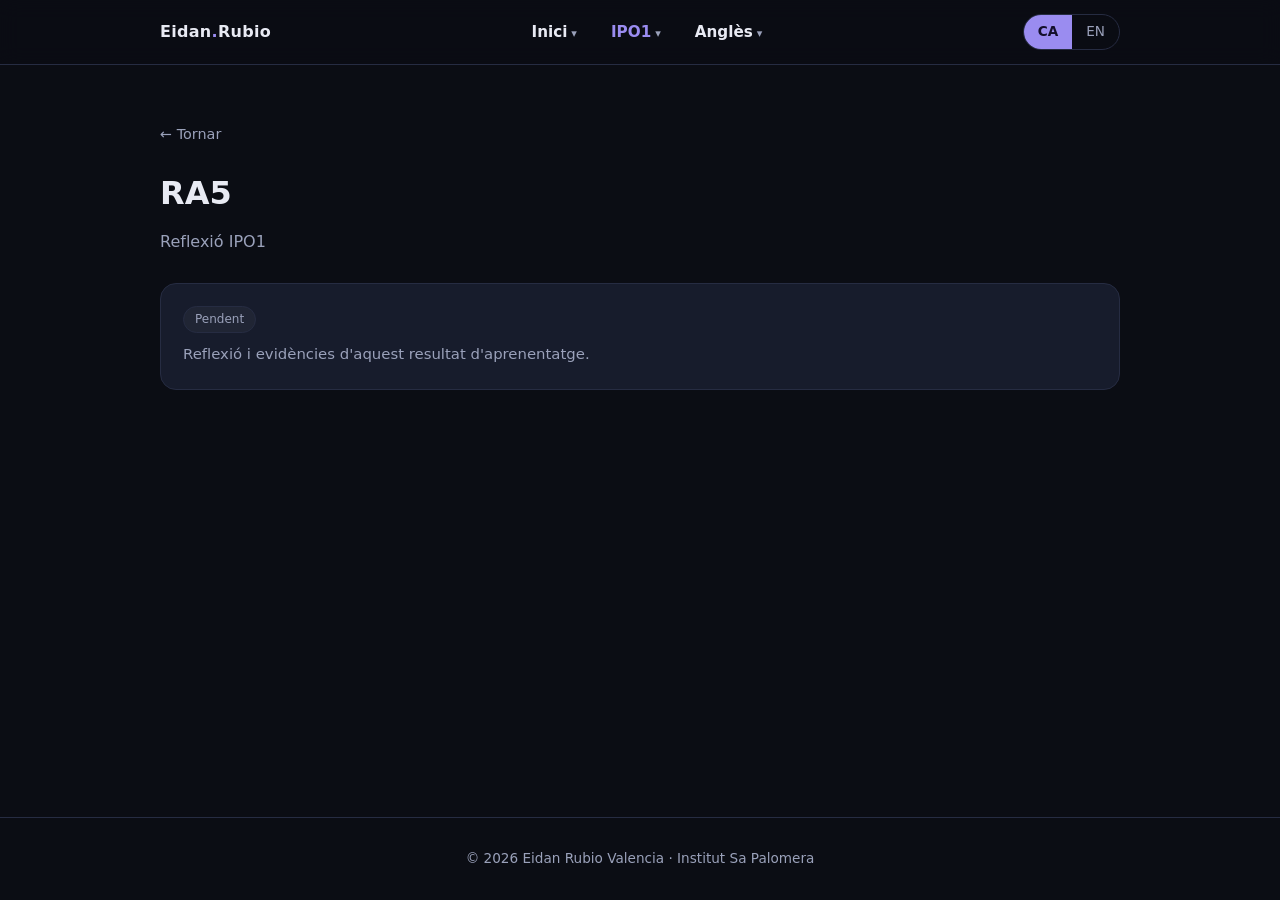
<file: ra5.html>
<!doctype html>
<html lang="ca" translate="no">
<head>
<meta charset="utf-8">
<meta name="google" content="notranslate">
<meta name="viewport" content="width=device-width, initial-scale=1">
<title>RA5 · Eidan Rubio</title>
<meta name="description" content="Portfolio digital IPO1 i Anglès — Eidan Rubio Valencia, SMX, Institut Sa Palomera">
<link rel="stylesheet" href="style.css?v=2">
</head>
<body>
<header>
  <div class="wrap">
    <nav>
      <a class="logo" href="index.html#inici">Eidan<span>.</span>Rubio</a>
      <div class="menu" id="menu">
        <div class="dd">
          <a href="index.html#inici" data-i18n="n_inici"></a>
          <div class="sub">
            <a href="video.html" data-i18n="n_video"></a>
            <a href="carta.html" data-i18n="n_carta"></a>
            <a href="cv.html">CV</a>
          </div>
        </div>
        <div class="dd">
          <a href="ipo1.html" class="on">IPO1</a>
          <div class="sub"><a href="ra1.html">RA1</a><a href="ra2.html">RA2</a><a href="ra3.html">RA3</a><a href="ra4.html">RA4</a><a href="ra5.html">RA5</a></div>
        </div>
        <div class="dd">
          <a href="angles.html" data-i18n="n_angles"></a>
          <div class="sub">
            <a href="evidencies.html" data-i18n="n_evid"></a>
            <a href="formal.html">Formal / Informal</a>
          </div>
        </div>
      </div>
      <div class="right">
        <div class="lang" role="group" aria-label="Language">
          <button data-lang="ca" class="on">CA</button>
          <button data-lang="en">EN</button>
        </div>
        <button class="burger" id="burger" aria-label="Menu">☰</button>
      </div>
    </nav>
  </div>
</header>
<main>
<div class="page"><div class="wrap">
<a class="back" href="ipo1.html" data-i18n="back"></a>
<h2>RA5</h2>
<p class="desc" data-i18n="ipo1_t"></p>
<div class="grid"><div class="card"><span class="badge" data-i18n="pending"></span><p data-i18n="ra_d"></p></div></div>
</div></div>
</main>
<footer><div class="wrap">© 2026 Eidan Rubio Valencia · Institut Sa Palomera</div></footer>
<script src="script.js?v=2"></script>
</body>
</html>
</file>
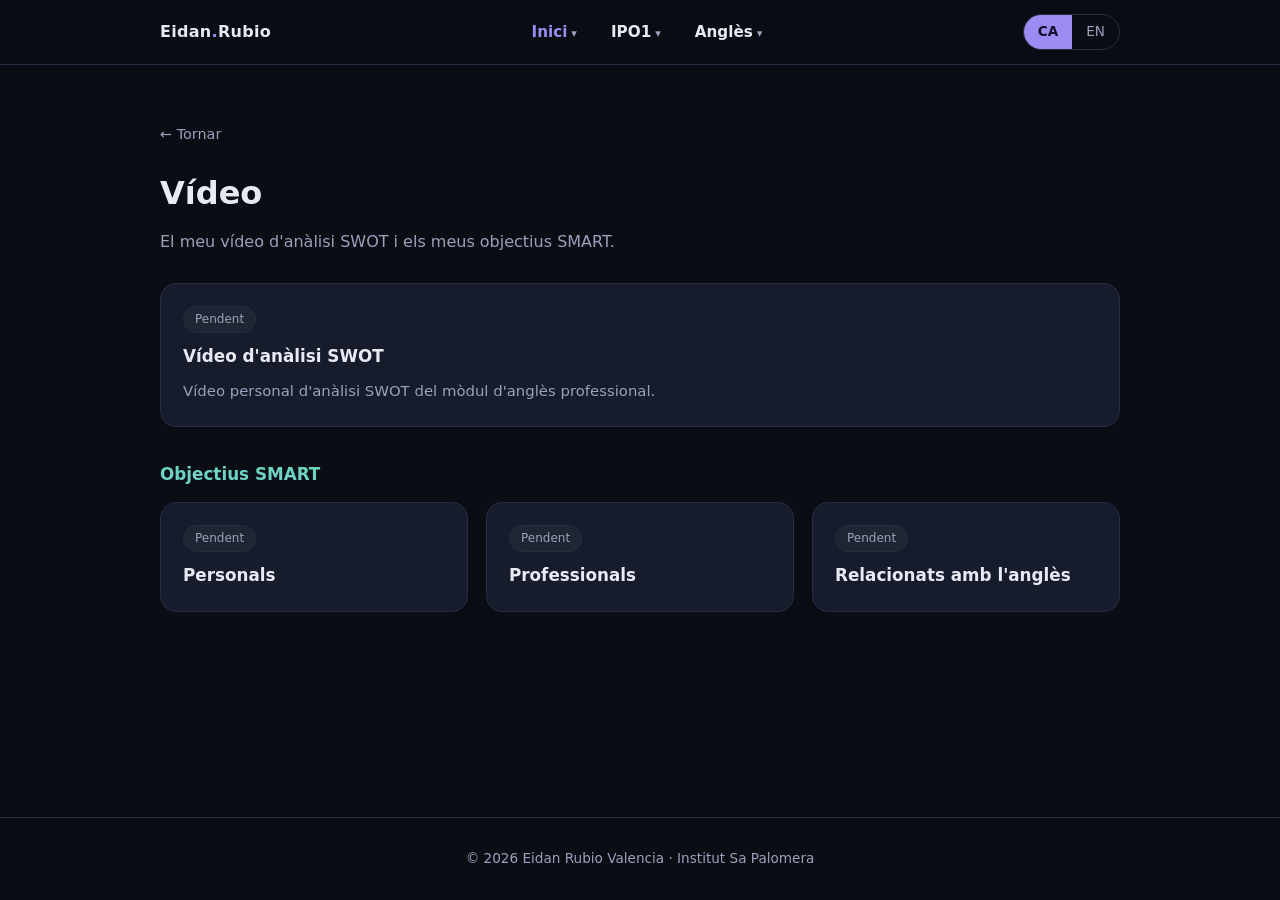
<file: video.html>
<!doctype html>
<html lang="ca" translate="no">
<head>
<meta charset="utf-8">
<meta name="google" content="notranslate">
<meta name="viewport" content="width=device-width, initial-scale=1">
<title>Vídeo · Eidan Rubio</title>
<meta name="description" content="Portfolio digital IPO1 i Anglès — Eidan Rubio Valencia, SMX, Institut Sa Palomera">
<link rel="stylesheet" href="style.css?v=2">
</head>
<body>
<header>
  <div class="wrap">
    <nav>
      <a class="logo" href="index.html#inici">Eidan<span>.</span>Rubio</a>
      <div class="menu" id="menu">
        <div class="dd">
          <a href="index.html#inici" class="on" data-i18n="n_inici"></a>
          <div class="sub">
            <a href="video.html" data-i18n="n_video"></a>
            <a href="carta.html" data-i18n="n_carta"></a>
            <a href="cv.html">CV</a>
          </div>
        </div>
        <div class="dd">
          <a href="ipo1.html">IPO1</a>
          <div class="sub"><a href="ra1.html">RA1</a><a href="ra2.html">RA2</a><a href="ra3.html">RA3</a><a href="ra4.html">RA4</a><a href="ra5.html">RA5</a></div>
        </div>
        <div class="dd">
          <a href="angles.html" data-i18n="n_angles"></a>
          <div class="sub">
            <a href="evidencies.html" data-i18n="n_evid"></a>
            <a href="formal.html">Formal / Informal</a>
          </div>
        </div>
      </div>
      <div class="right">
        <div class="lang" role="group" aria-label="Language">
          <button data-lang="ca" class="on">CA</button>
          <button data-lang="en">EN</button>
        </div>
        <button class="burger" id="burger" aria-label="Menu">☰</button>
      </div>
    </nav>
  </div>
</header>
<main>
<div class="page"><div class="wrap">
<a class="back" href="index.html#inici" data-i18n="back"></a>
<h2 data-i18n="n_video"></h2>
<p class="desc" data-i18n="video_desc"></p>
<div class="grid"><div class="card"><span class="badge" data-i18n="pending"></span><h3 data-i18n="swot_t"></h3><p data-i18n="swot_d"></p></div></div>
<h3 class="group" data-i18n="smart_t"></h3>
<div class="grid">
<div class="card"><span class="badge" data-i18n="pending"></span><h3 data-i18n="g_personal"></h3></div>
<div class="card"><span class="badge" data-i18n="pending"></span><h3 data-i18n="g_prof"></h3></div>
<div class="card"><span class="badge" data-i18n="pending"></span><h3 data-i18n="g_eng"></h3></div>
</div>
</div></div>
</main>
<footer><div class="wrap">© 2026 Eidan Rubio Valencia · Institut Sa Palomera</div></footer>
<script src="script.js?v=2"></script>
</body>
</html>
</file>
<file: style.css>
:root{
  --bg:#0b0d14; --bg2:#121623; --card:#171c2c; --line:#262c42;
  --text:#e8eaf3; --muted:#9aa1ba; --accent:#9a8cf0; --accent2:#6fd3c4;
  --radius:16px;
}
*{box-sizing:border-box;margin:0;padding:0}
html{scroll-behavior:smooth}
body{background:var(--bg);color:var(--text);font-family:system-ui,-apple-system,"Segoe UI",Roboto,sans-serif;line-height:1.6;min-height:100vh;display:flex;flex-direction:column}
main{flex:1}
a{color:var(--accent);text-decoration:none}
a:hover{text-decoration:underline}
.wrap{max-width:1000px;margin:0 auto;padding:0 20px}

header{position:sticky;top:0;z-index:20;background:rgba(11,13,20,.92);backdrop-filter:blur(10px);border-bottom:1px solid var(--line)}
nav{display:flex;align-items:center;justify-content:space-between;gap:16px;height:64px}
.logo{font-weight:700;letter-spacing:.3px;color:var(--text)}
.logo span{color:var(--accent)}
.logo:hover{text-decoration:none}
.menu{display:flex;gap:6px;align-items:center}
.dd{position:relative}
.dd>a{display:block;padding:8px 14px;color:var(--text);border-radius:8px;font-weight:600;font-size:.95rem}
.dd>a::after{content:" ▾";font-size:.7rem;color:var(--muted)}
.dd>a:hover{background:var(--card);text-decoration:none}
.dd>a.on{color:var(--accent)}
.sub{position:absolute;top:100%;left:0;min-width:180px;background:var(--card);border:1px solid var(--line);border-radius:12px;padding:6px;display:none;box-shadow:0 12px 30px rgba(0,0,0,.4)}
.sub a{display:block;padding:8px 12px;border-radius:8px;color:var(--muted);font-size:.92rem}
.sub a:hover{background:var(--bg2);color:var(--text);text-decoration:none}
.dd:hover .sub,.dd:focus-within .sub{display:block}
.right{display:flex;align-items:center;gap:10px}
.lang{display:flex;border:1px solid var(--line);border-radius:999px;overflow:hidden}
.lang button{background:none;border:0;color:var(--muted);padding:6px 14px;font:inherit;font-size:.85rem;cursor:pointer}
.lang button.on{background:var(--accent);color:#14102b;font-weight:700}
.burger{display:none;background:none;border:1px solid var(--line);color:var(--text);border-radius:8px;padding:6px 11px;font-size:1.1rem;cursor:pointer}
@media(max-width:820px){
  .burger{display:block}
  .menu{display:none;position:absolute;top:64px;left:0;right:0;background:var(--bg);border-bottom:1px solid var(--line);flex-direction:column;align-items:stretch;padding:10px 20px 16px;max-height:calc(100vh - 64px);overflow:auto}
  .menu.open{display:flex}
  .dd>a::after{content:""}
  .sub{position:static;display:block;border:0;box-shadow:none;background:none;padding:0 0 6px 12px}
}

.page{padding:56px 0 70px}
.back{display:inline-block;margin-bottom:18px;color:var(--muted);font-size:.9rem}
h1{font-size:clamp(2.2rem,6vw,3.6rem);line-height:1.1;margin-bottom:18px}
h1 em{font-style:normal;color:var(--accent)}
h2{font-size:2rem;margin:4px 0 10px}
.lead{font-size:1.15rem;max-width:680px}
.lead b{color:var(--accent)}
.desc{color:var(--muted);max-width:680px;margin-bottom:28px}
.hero{padding:80px 0 60px;background:radial-gradient(900px 400px at 80% -10%,rgba(154,140,240,.18),transparent),var(--bg)}
.facts{display:flex;flex-wrap:wrap;gap:10px;margin-top:22px}
.facts span{background:var(--card);border:1px solid var(--line);border-radius:999px;padding:6px 14px;font-size:.88rem;color:var(--muted)}
.contact{margin-top:34px;background:var(--card);border:1px solid var(--line);border-radius:var(--radius);padding:22px;max-width:520px}
.contact h3{font-size:1rem;margin-bottom:6px}
.explore{padding:50px 0 70px;border-top:1px solid var(--line);background:var(--bg2)}
.grid{display:grid;grid-template-columns:repeat(auto-fit,minmax(240px,1fr));gap:18px}
.card{background:var(--card);border:1px solid var(--line);border-radius:var(--radius);padding:22px;display:flex;flex-direction:column;gap:10px;color:var(--text)}
a.card:hover{border-color:var(--accent);text-decoration:none}
.card h3{font-size:1.05rem}
.card p{color:var(--muted);font-size:.93rem;flex:1}
.badge{align-self:flex-start;font-size:.75rem;border-radius:999px;padding:3px 11px;background:rgba(255,255,255,.04);color:var(--muted);border:1px solid var(--line)}
.ra{font-size:1.9rem;font-weight:800;color:var(--accent);line-height:1}
.group{margin:34px 0 14px;font-size:1.05rem;color:var(--accent2)}
footer{padding:30px 0;text-align:center;color:var(--muted);font-size:.85rem;border-top:1px solid var(--line)}

/* INTRO: seqüència del portàtil */
.intro{position:relative;height:520vh;background:#020305}
.intro-sticky{position:sticky;top:64px;height:calc(100vh - 64px);height:calc(100svh - 64px);overflow:hidden;background:#020305}
.intro-sticky::after{content:"";position:absolute;left:0;right:0;bottom:0;height:18%;background:linear-gradient(transparent,#020305);pointer-events:none}
#seq{position:absolute;inset:0;width:100%;height:100%;display:block}
.intro-screen{position:absolute;display:flex;flex-direction:column;align-items:center;justify-content:center;gap:.35em;pointer-events:none;font-family:ui-monospace,"Cascadia Code",Consolas,monospace}
.intro-screen .cmd{position:absolute;left:5%;top:7%;font-size:.8em;color:var(--accent2)}
.intro-screen .cmd::after{content:"";display:inline-block;width:.55em;height:1em;margin-left:.3em;vertical-align:-.15em;background:var(--accent2);animation:blink 1s steps(1) infinite}
.intro-screen b{font-family:system-ui,-apple-system,"Segoe UI",sans-serif;font-weight:800;font-size:3.6em;letter-spacing:.06em;color:#f1f0ff;text-shadow:0 0 30px rgba(154,140,240,.55)}
.intro-screen i{display:block;width:1.3em;height:1.3em;border-right:.22em solid var(--accent);border-bottom:.22em solid var(--accent);transform:rotate(45deg);animation:bounce 1.4s ease-in-out infinite}
@keyframes blink{50%{opacity:0}}
@keyframes bounce{0%,100%{transform:translateY(0) rotate(45deg)}50%{transform:translateY(.45em) rotate(45deg)}}
.intro-hint{position:absolute;left:50%;bottom:26px;transform:translateX(-50%);display:flex;flex-direction:column;align-items:center;gap:8px;font:600 .7rem ui-monospace,Consolas,monospace;letter-spacing:.3em;text-transform:uppercase;color:var(--muted);z-index:2}
.intro-hint span.mouse{width:22px;height:36px;border:1.5px solid var(--muted);border-radius:12px;position:relative}
.intro-hint span.mouse::after{content:"";position:absolute;left:50%;top:7px;width:3px;height:7px;margin-left:-1.5px;border-radius:2px;background:var(--accent);animation:wheel 1.6s ease-in-out infinite}
@keyframes wheel{0%{transform:translateY(0);opacity:1}70%{transform:translateY(12px);opacity:0}100%{opacity:0}}
.skip{position:absolute;right:20px;bottom:24px;z-index:2;background:rgba(2,3,5,.6);color:var(--muted);border:1px solid var(--line);border-radius:999px;padding:8px 16px;font:600 .72rem ui-monospace,Consolas,monospace;letter-spacing:.12em;text-transform:uppercase;cursor:pointer}
.skip:hover{color:var(--text);border-color:var(--accent)}
@media(max-width:700px){.skip{bottom:auto;top:14px}}
.intro + .hero{background:linear-gradient(#020305,var(--bg) 220px)}
@media (prefers-reduced-motion: reduce){.intro-screen *,.intro-hint *{animation:none}}
#inici{scroll-margin-top:64px}
</file>
